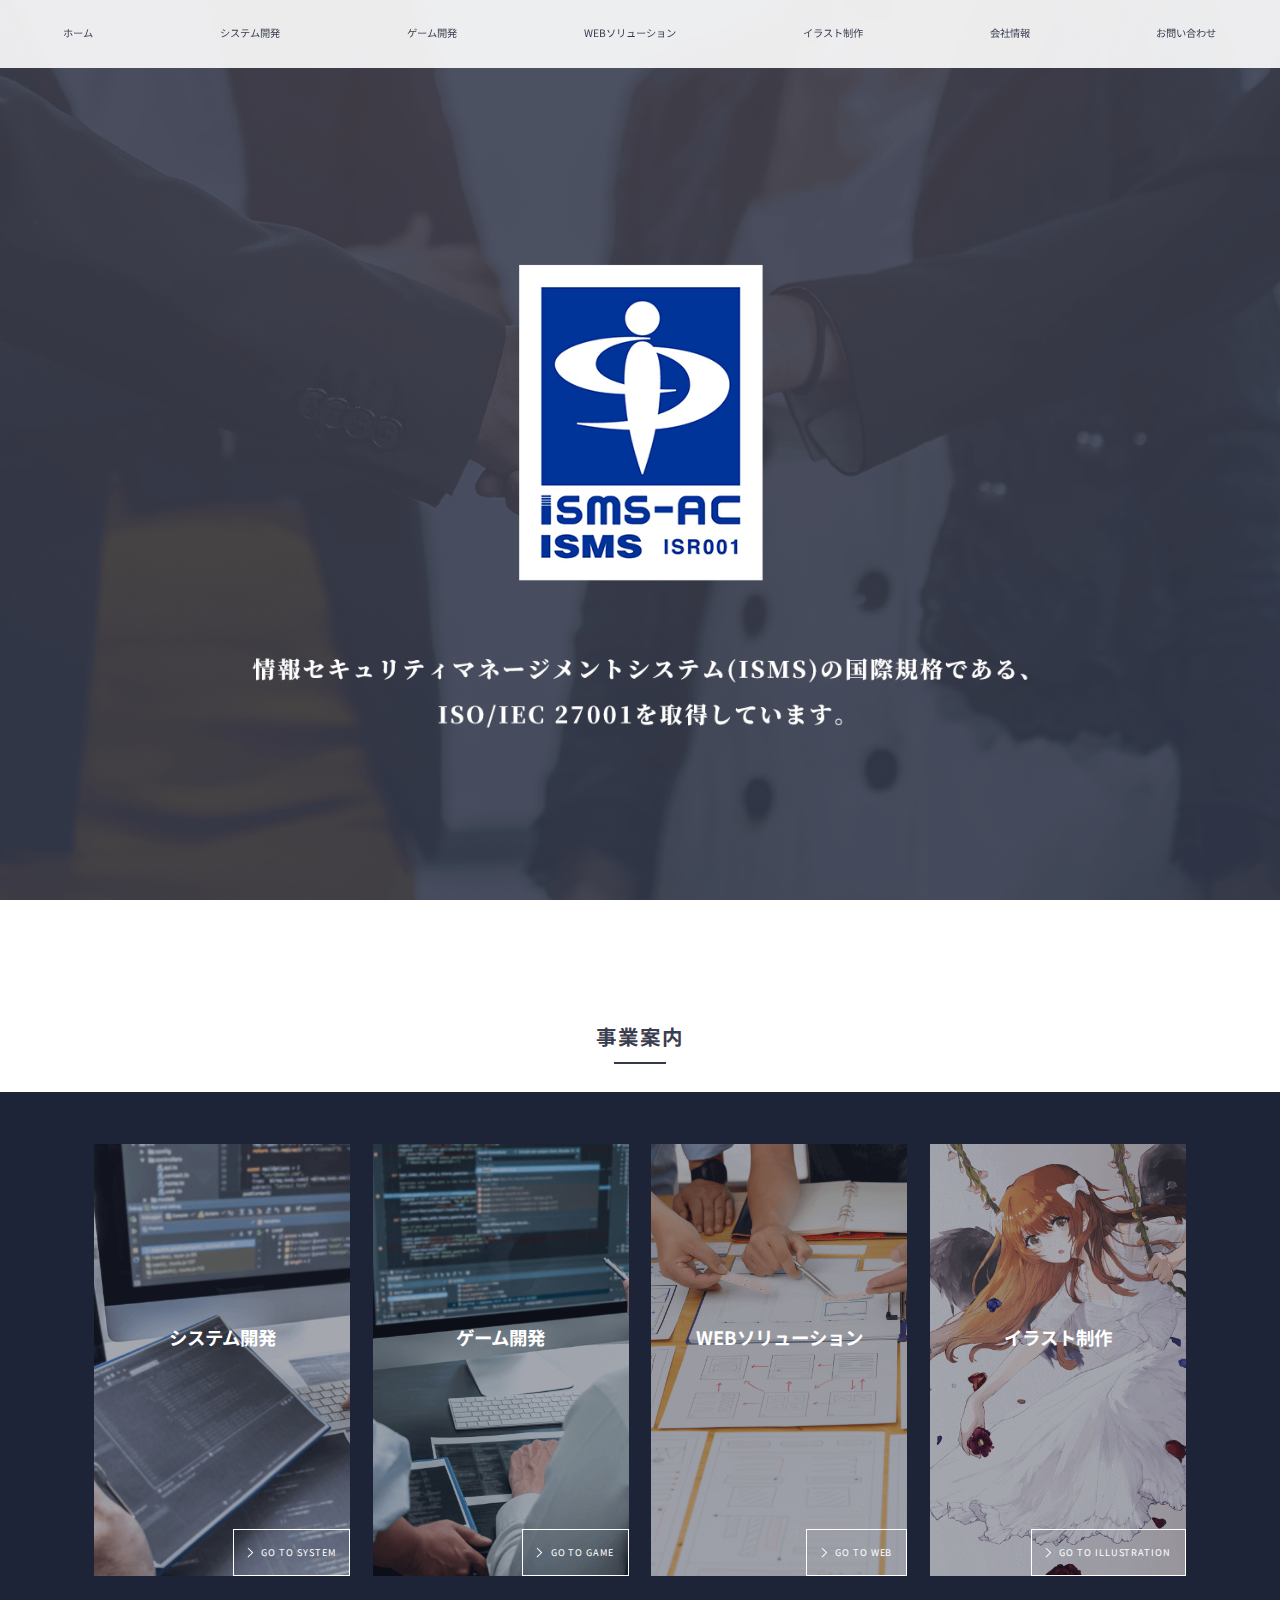
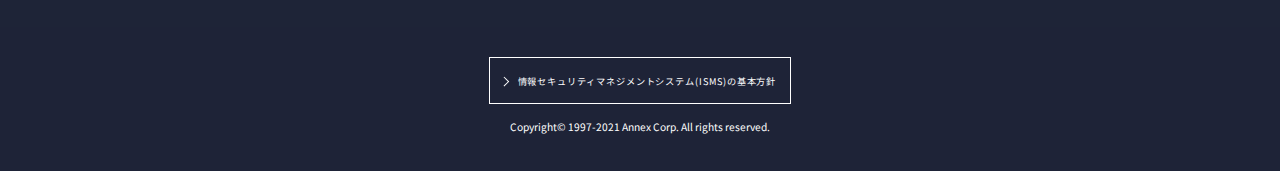
<file: annex/index.html>
<!DOCTYPE html>
<html lang="ja">
<head prefix="og: http://ogp.me/ns# fb: http://ogp.me/ns/fb# article: http://ogp.me/ns/article#">
<meta charset="UTF-8">
<meta name="viewport" content="width=device-width,initial-scale=1.0,minimum-scale=1.0">
<title>アネックス株式会社</title>
<meta name="description" itemprop="description" content="ソーシャルゲーム開発やweb制作、各種グラフィック制作など、これまで培ってきた経験を活かしてソーシャルゲームイラストを制作します。 リアルなものからアニメタッチまで、幅広いテイストでお客様の細かいニーズにお応えします。">
<meta http-equiv="X-UA-Compatible" content="IE=edge">
<meta name="format-detection" content="telephone=no,address=no,email=no">
<meta property="og:title" content="アネックス株式会社">
<meta property="og:type" content="website">
<meta property="og:image" content="img/ogp.png">
<meta property="og:site_name"  content="アネックス株式会社" />
<meta property="og:description" content="ソーシャルゲーム開発やweb制作、各種グラフィック制作など、これまで培ってきた経験を活かしてソーシャルゲームイラストを制作します。 リアルなものからアニメタッチまで、幅広いテイストでお客様の細かいニーズにお応えします。">
<meta name="twitter:card" content="summary_large_image">
<meta name="twitter:title" content="アネックス株式会社">
<meta name="twitter:image" content="img/ogp.png">
<link rel="stylesheet" media="all" href="annex.css">
</head>
<body>
<section id="system">
  <input type="radio" name="system" class="slide slide01" id="system01"  >
  <input type="radio" name="system" class="slide slide02" id="system02" checked>
  <nav>
    <label class="btn" for="system01"> システム開発 </label>
    <label class="btn" for="system02"> システム開発の実績 </label>
  </nav>
  <div class="contents01">
    <h1> システム開発</h1>
    <div class="container005">
      <p> お客様の思いをカタチにして、ワンストップソリューションで提供します。 </p>
    </div>
    <div class="container006">
      <p> WEBシステム開発では、お客様の御要望を具現化するためのソリューション選定からシステム設計、ユーザーインターフェース制作、公開後のシステムの運用までしっかりとサポートいたします。
        お客様のあらゆるご要望に対応しながら、これまで培った経験をもとに、表面化していない問題点を引き出し、一貫性のあるビジネスソリューションをご提案しております。</p>
      <p> また、お客様の予算を念頭に入れたコストパフォーマンスの良い最適なシステム構築のご提案を心掛けております。コストを抑え、短納期で充分なパフォーマンスを期待できるデータベース連動型のアプリケーション開発をするために、オープンソースの組み合わせ、Lamp（ Linux+Apache+MySQL+PHP ）の開発に力を入れています。</p>
      <p> ネットワーク技術にも力を入れており、サーバやネットワークのサービスも行っておりますので、WEBシステム開発と合わせ、これらのサービスをワンストップでご提供いたします。 </p>
    </div>
  </div>
  <div class="contents02">
    <h1>システム開発の実績</h1>
    <div class="container002 container006">
      <dl>
        <dt>自動車学校向け 管理システム </dt>
        <dd>PHP + MySQL</dd>
      </dl>
      <dl>
        <dt>機械メーカー向け 製品選定システム </dt>
        <dd> PHP + Oracle</dd>
      </dl>
      <dl>
        <dt>官公庁向け CO2削減管理システム </dt>
        <dd>C#.NET + MS SQL Server</dd>
      </dl>
      <dl>
        <dt>官公庁向け 自然エネルギー管理システム </dt>
        <dd>C#.NET + MS SQL Server</dd>
      </dl>
      <dl>
        <dt>機械メーカー向け カタログ管理システム </dt>
        <dd>PHP + Oracle + ZendFramework</dd>
      </dl>
      <dl>
        <dt> 機械メーカー向け 図面選定システム </dt>
        <dd> PHP + Oracle + ZendFramework</dd>
      </dl>
      <dl>
        <dt> 印刷物予約システム </dt>
        <dd> PHP + MySQL</dd>
      </dl>
      <dl>
        <dt> 新聞社向け オンライン配信システム </dt>
        <dd> VB.NET + MS SQL Server + PHP + MySQL + Flex</dd>
      </dl>
      <dl>
        <dt> 官公庁向け 水質管理システム </dt>
        <dd> VB.NET + MS SQL Server</dd>
      </dl>
      <dl>
        <dt> 官公庁向け 自動車公害管理システム </dt>
        <dd>C#.NET + MS SQL Server</dd>
      </dl>
      <dl>
        <dt> 医療向け 予約システム </dt>
        <dd> Java + MS SQL Server</dd>
      </dl>
      <dl>
        <dt> 官公庁向け 給与計算システム </dt>
        <dd>C#.NET + MS SQL Server</dd>
      </dl>
      <dl>
        <dt>研究所向け 図書閲覧システム </dt>
        <dd> PHP + PostgreSQL</dd>
      </dl>
      <dl>
        <dt> 研究所向全文検索システム </dt>
        <dd>PHP + PostgreSQL</dd>
      </dl>
      <dl>
        <dt>インターネット広告システム </dt>
        <dd>Java + MS SQL Server</dd>
      </dl>
      <dl>
        <dt>オンラインストア 管理システム </dt>
        <dd>Java + DB2</dd>
      </dl>
    </div>
  </div>
</section>
<section id="game">
  <input type="radio" name="game" class="slide slide01" id="game01" checked>
  <input type="radio" name="game" class="slide slide02" id="game02">
  <nav>
    <label class="btn" for="game01"> ゲーム開発 </label>
    <label class="btn" for="game02" > HTML5ゲーム </label>
  </nav>
  <div class="contents01">
    <h1> ゲーム開発</h1>
    <div class="container004 container006">
      <dl>
        <dt> 独自開発 </dt>
        <dd> 弊社が独自開発したグラフィックレンダリングエンジンによる高速な描画機能の実現。 </dd>
      </dl>
      <dl>
        <dt> SIMD、並列計算 </dt>
        <dd> SIMD、並列計算を採用したマルチコア、マルチスレッドに最適化したレンダリングエンジンによる高パフォーマンスの描画性能により、一般2Dゲームを遙かに超えたFPSを実現できました。 </dd>
      </dl>
      <dl>
        <dt> グラフィックボードに依存しない </dt>
        <dd> 普及した高速CPU、大量メモリのパソコン資源を活用した、グラフィックボードに依存しないグラフィックレンダーリングエンジンは、ユーザー環境に左右されない品質を提供します。 </dd>
      </dl>
      <dl>
        <dt> 6年の開発経験 </dt>
        <dd> 長年の開発で蓄積してきたノウハウを、安定した開発チームによってお客様のアイディアを実現します。 </dd>
      </dl>
      <dl>
        <dt> 180万ユーザーに検証された確かな技術</dt>
        <dd> 180万人のユーザー数を有するオンラインゲームプラットフォームに公開した、10数本のアプリケーションによって検証された確かな技術を提供します。 </dd>
      </dl>
      <dl>
        <dt> 3Dモデルに基づく リアルタイムな物理計算エンジン </dt>
        <dd> 3Dモデルに基づく質量・速度・摩擦・衝突に特化した物理計算による、リアルタイムな計算エンジンを活用します。 </dd>
      </dl>
    </div>
  </div>
  <div class="contents02">
    <h1> HTML5ゲーム </h1>
    <div class="container005">
      <p> 高度なアニメーション、操作性も
        HTML5のcanvas描画の自由度を活用し、 高度なアニメーション、細かなエフェクト及びFlashと同等な操作性をHTML5及びJavascriptで実現できます。 </p>
    </div>
    <div class="container004 container006">
      <dl>
        <dt> プラットフォーム互換性 </dt>
        <dd> スマートフォンの浸透によって、モバイルアプリを取り巻く制作環境が一段複雑になります。iPhone、iPad、Androidなど様々な動作環境に対応するには HTML5技術の採用が広がりつつあります。 <br>
          モバイルプラットフォームにおいての互換性はHTML5+Javascriptでゲーム制作の最大の利点です。 </dd>
      </dl>
      <dl>
        <dt> 独自フレームワークで HTML5/Javascriptゲームを制作 </dt>
        <dd> 自社開発ゲームエンジンでCSS3/Javascriptまたはcanvas/JavascriptでHTML5ゲームの作成・制作・開発が可能です。ゲームアプリケーションの仕様、アニメーションの性質などを考慮し、それぞれ違うアプローチで提案します。 <br>
          新規のHTML5ゲーム制作はもちろんですが、すでにサービスを提供しているフィーチャーフォン（ガラケー）ゲームアプリをスマートフォンに展開する際には高い再現性、生産性で移行できます。 </dd>
      </dl>
    </div>
  </div>
</section>
<section id="web">
  <input type="radio" name="web" class="slide slide01" id="web01">
  <input type="radio" name="web" class="slide slide02" id="web02">
  <input type="radio" name="web" class="slide slide03" id="web03">
  <input type="radio" name="web" class="slide slide04" id="web04" checked>
  <nav>
    <label class="btn" for="web01"> WEBソリューション</label>
    <label class="btn" for="web02"> ECサイトソリューション</label>
    <label class="btn" for="web03"> コーポレートサイト構築 </label>
    <label class="btn" for="web04"> WEBサイト制作事例 </label>
  </nav>
  <div class="contents01">
    <h1> WEBソリューション</h1>
    <div class="container005">
      <p> PC、モバイル、スマートフォンのページデザイン制作や、システム連携が必要なFlash制作、JavaScript組込みなど、構築工程の一部からでもご相談ください。 
        PCサイトだけでなく、モバイルやスマートフォンのデザイン・制作も弊社の強みです。 </p>
    </div>
    <div class="container004 container006">
      <dl>
        <dt> 「WEB制作」と「システム開発」のシームレスなフロー </dt>
        <dd> デザインはデザイン事務所に、システムはシステム開発会社にそれぞれ発注するような従来の発注手法では、発注を担当される方に幅広い知識と経験を求めてしまいます。 <br>
          弊社では、その両面からお任せいただけるWEBサイトの制作フローを整えております。安心して利用できるシステム、ユーザビリティを考慮した画面構成、ビジネス目標を追求したデザイン、確かなクオリティをお約束いたします。検討段階からご相談いただければ、無駄のない制作フローをご提案可能です。 </dd>
      </dl>
      <dl>
        <dt> WEBサイト基盤となりつつあるCMS</dt>
        <dd> 個人ユーザーから大企業まで広がったCMSシステム、ブログツールはもはやSNSの起爆剤ともいえるでしょう。
          しかし、手作業での運用管理では膨大な情報を発信するのに限界があるうえ、外部業者や専任スタッフに依存してはスピードを確保できません。複数部門間に渡る運用管理は尚更公開遅延や情報の不整合を引き起こす可能性があります。 <br>
          また、CMS構築は単なる既存サイトの置き換えだけではなく、マークアップ、既存コンテンツの再整理、他のデータベース・システムとの連携、新機能の制作など様々な要件が発生します。 <br>
          我々は常にお客様の視点で現状を分析し、多様なニーズや要件に合わせてCMS構築の全体像をデザインし、最適なCMSソリューションを提案します。サイト再構築も含めたデザイン、マークアップ、テンプレート、コンテンツ移行、または自社運用ASPサービスを一貫性のあるサービスを提供します。 </dd>
      </dl>
    </div>
  </div>
  <div class="contents02">
    <h1> ECサイトソリューション</h1>
    <div class="container004 container006">
      <dl>
        <dt> EC-CUBEとは？ </dt>
        <dd> EC-CUBE（イーシーキューブ）とは、株式会社ロックオンが提供する無償のEC向け コンテンツマネージメントシステムです。 カート機能、商品登録機能といったECサイトに必ず必要となる基本的仕組みが既に組み上げられており、これらをカスタマイズして利用することで、ECサイト構築の手間（＝費用）を大幅に抑えることができます。 <br>
          また信頼性、機能水準も高く、月間売上1億円以上の大規模ECサイトでも利用されています。 </dd>
      </dl>
      <dl>
        <dt> 低コスト・高機能・拡張性の高いショッピングサイト </dt>
        <dd> EC-CUBEはオープンソースベースのため無駄な開発費・ライセンス料が発生せず、ランニングコストも大幅に削減可能です。 <br>
          さらに、業務システムとのAPI連携、客様のビジネス環境や商材、販売手法、商慣行に合わせた柔軟なカスタマイズが可能なため、システム構築による業務フローの改善・効率化が見込めます。 </dd>
      </dl>
      <dl>
        <dt> EC-CUBEの主な特徴</dt>
        <dd>
          <dl class="container001">
            <dt>特徴１</dt>
            <dd>ECオープンソース国内実績数No.1</dd>
            <dt>特徴２</dt>
            <dd>大規模ショッピングサイトにも対応</dd>
            <dt>特徴３</dt>
            <dd>多機能・迷わない管理画面</dd>
            <dt>特徴４</dt>
            <dd>モバイルサイト対応</dd>
            <dt>特徴５</dt>
            <dd>スマートフォン対応</dd>
            <dt> 特徴６</dt>
            <dd>カスタマイズ自由</dd>
          </dl>
        </dd>
      </dl>
      <dl>
        <dt> ソーシャルマーケティング</dt>
        <dd> Facebook、mixiなどのソーシャルメディア（SNS)を利用した販売方法をご提供します。ぜひご相談ください。 </dd>
      </dl>
    </div>
  </div>
  <div class="contents03">
    <h1> コーポレートサイト構築</h1>
    <div class="container004 container006">
      <dl>
        <dt> コーポレートサイト構築 </dt>
        <dd> 企業活動の目的や訴求目標に合わせた手法で、WEBサイトの効果を最大限に引き上げます。 <br>
          コーポレートサイトの制作では、企業の持つイメージを大事にしつつ、ユーザビリティやターゲットの目線に合わせたページ作りを重視しています。
          ビジネスやマーケティングなどWebサイトを作る目的を明確にし、最適な効果を狙った様々な施策を盛り込んでいきます。 <br>
          また、Facebook、mixiなどのソーシャルメディア（SNS)やTwitterなどのミニブログを取り入れた、新しいマーケティングをご提供し、最適な手法で最大の効果を実現します。 </dd>
      </dl>
      <dl>
        <dt> ビジネス目標を軸に組み立てるビジュアルコミュニケーション </dt>
        <dd> お客様のビジネス目標を反映したコンセプトに基づき、入念にユーザー導線設計する事がデザインのスタートと考えております。ビジュアルやユーザビリティなどを始めとしたWEBサイトに不可欠な複数の観点から熟考し、デザインを行います。 <br>
          デザイナー目線や運営者目線ではなく、ユーザー目線に立ったデザインがWEBデザインの着地点であると考えております。WEBデザイナーだけではなくグラフィックデザイナー、Flashクリエータなどそれぞれのアプローチ手法を融合して、お客様のビジネス目標達成に的確な貢献をするWEBサイトをデザインします。 </dd>
      </dl>
    </div>
  </div>
  <div class="contents04">
    <h1> WEBサイト制作事例</h1>
    <div class="container002 container006">
      <dl>
        <dt>財団法人日野市環境緑化協会 様 </dt>
        <dd> WEBデザイン<br>
          HTML、CSSコーティング <br>
        </dd>
      </dl>
      <dl>
        <dt>国際港湾協会 様 </dt>
        <dd>WEBデザイン <br>
          HTML、CSSコーティング <br>
        </dd>
      </dl>
      <dl>
        <dt>株式会社リアルワールド 様 </dt>
        <dd> WEBデザイン <br>
          HTML、CSSコーティング <br>
          システム開発 </dd>
      </dl>
      <dl>
        <dt>有限会社松崎のカバン 様 </dt>
        <dd>WEBデザイン <br>
          HTML、CSSコーティング <br>
          システム開発<br>
          運用保守 </dd>
      </dl>
      <dl>
        <dt> 住友重機械工業株式会社PTC事業部 様 </dt>
        <dd>WEBデザイン <br>
          HTML、CSSコーティング <br>
          システム開発<br>
          運用保守 </dd>
      </dl>
      <dl>
        <dt> サミー株式会社 様 </dt>
        <dd> WEBデザイン <br>
          HTML、CSSコーティング <br>
          フルFlashサイト </dd>
      </dl>
      <dl>
        <dt> 細田木材工業株式会社 様 </dt>
        <dd> WEBデザイン <br>
          HTML、CSSコーティング <br>
          CMSサイト制作<br>
          運用保守 </dd>
      </dl>
      <dl>
        <dt> 株式会社日刊海事通信社 様 </dt>
        <dd> WEBデザイン <br>
          HTML、CSSコーティング <br>
          CMSサイト制作<br>
          システム開発<br>
          運用保守 </dd>
      </dl>
      <dl>
        <dt> 国際港湾協会 様 </dt>
        <dd> WEBコンテンツ企画<br>
          WEBデザイン <br>
          HTML、CSSコーティング <br>
          CMSサイト制作<br>
          運用保守 </dd>
      </dl>
      <dl>
        <dt> 国際海事大学連合 様 </dt>
        <dd> WEBデザイン <br>
          HTML、CSSコーティング <br>
          CMSサイト制作<br>
          運用保守 </dd>
      </dl>
      <dl>
        <dt> 社団法人燈光会 様 </dt>
        <dd> WEBコンテンツ企画<br>
          WEBデザイン <br>
          HTML、CSSコーティング <br>
          フルFlashサイト <br>
          システム開発 <br>
          運用保守</dd>
      </dl>
      <dl>
        <dt> 株式会社カワイ化粧品 様 </dt>
        <dd> WEBコンテンツ企画<br>
          WEBデザイン <br>
          HTML、CSSコーティング <br>
          システム開発 <br>
          運用保守 </dd>
      </dl>
      <dl>
        <dt> 日本集成材工業協同組合 様 </dt>
        <dd> HTML、CSSコーティング <br>
          CMSサイト制作<br>
          システム開発 <br>
          運用保守 </dd>
      </dl>
      <dl>
        <dt> Bar Dionysos 様 </dt>
        <dd> CMSサイト制作<br>
          運用保守 </dd>
      </dl>
      <dl>
        <dt> パティスリー ヴィエルジュ 様 </dt>
        <dd> CMSサイト制作<br>
          運用保守</dd>
      </dl>
      <dl>
        <dt> 有限会社鶯谷萬屋 様 </dt>
        <dd> CMSサイト制作<br>
          運用保守</dd>
      </dl>
    </div>
  </div>
</section>
<section id="illustration">
  <input type="radio" name="illustration" class="slide slide01" id="illustration01">
  <input type="radio" name="illustration" class="slide slide02" id="illustration02" checked>
  <nav>
    <label class="btn" for="illustration01"> イラスト制作 </label>
    <label class="btn" for="illustration02"> イラスト制作事例 </label>
  </nav>
  <div class="contents01">
    <h1> イラスト制作</h1>
    <div class="container004 container006">
      <dl>
        <dt> 幅広いキャラクターデザイン </dt>
        <dd> 弊社ではSNSゲームを中心にキャラクターデザインを手掛けております。<br>
          キャラクターだけでなく、その他の素材も合わせて担当することが多く、背景やその他素材との関連等も考慮し、全体のクオリティを意識して作成しております。 </dd>
      </dl>
      <dl>
        <dt> 制作工程 </dt>
        <dd> お客様からのご希望に対し高い精度で答えられるよう、イラスト完成までに数段階の確認を設け、
          イメージのすり合わせを行なっております。 </dd>
      </dl>
      <dl>
        <dt> グラフィックデザインの重要性 </dt>
        <dd> WEBや広告に限らず、グラフィックデザインは今や様々な媒体で必要不可欠なものとなっています。
          また、グラフィックデザインの役割は見た目の綺麗さだけではなく、メッセージ性、ナビゲーション性など様々な役割を担っております。
          それ故、どのような媒体であってもグラフィックデザインは全体のクオリティに大きく関係しています。 <br>
          弊社ではWEBや広告、ゲームやアプリケーションなどの媒体に関わらず、グラフィックデザインに持たせるべき機能も考慮に入れつつ、見た目だけではない総合的なクオリティ提供しております。 </dd>
      </dl>
      <dl>
        <dt> 様々なタイプの  グラフィックデザインが可能 </dt>
        <dd> ソーシャルゲーム開発やweb制作、各種グラフィック制作など、これまで培ってきた経験を活かしてソーシャルゲームイラストを制作します。<br>
          リアルなものからアニメタッチまで、幅広いテイストでお客様の細かいニーズにお応えします。 </dd>
      </dl>
    </div>
  </div>
  <div class="contents02">
    <h1> イラスト制作事例</h1>
    <ul class="panels">
      <li class="panel">
        <div class="panel__content"></div>
      </li>
      <li class="panel">
        <div class="panel__content"></div>
      </li>
      <li class="panel">
        <div class="panel__content"></div>
      </li>
      <li class="panel">
        <div class="panel__content"></div>
      </li>
      <li class="panel">
        <div class="panel__content"></div>
      </li>
      <li class="panel">
        <div class="panel__content"></div>
      </li>
      <li class="panel">
        <div class="panel__content"></div>
      </li>
    </ul>
    <div class="container006">
      <p> ソーシャルゲーム開発やweb制作、各種グラフィック制作など、これまで培ってきた経験を活かしてソーシャルゲームイラストを制作します。 </p>
      <p> リアルなものからアニメタッチまで、幅広いテイストでお客様の細かいニーズにお応えします。 </p>
    </div>
  </div>
</section>
<section id="company">
  <input type="radio" name="company" class="slide slide01" id="company01" checked>
  <input type="radio" name="company" class="slide slide02" id="company02">
  <input type="radio" name="company" class="slide slide03" id="company03">
  <nav>
    <label class="btn" for="company01"> 会社情報 </label>
    <label class="btn" for="company02"> アクセス </label>
    <label class="btn" for="company03"> 代表メッセージ </label>
  </nav>
  <div class="contents01">
    <h1> 会社情報</h1>
    <div class="container005">
      <p> 「ソフトウエア開発へ独創性と挑戦努力」する会社 時代変化にしなやかに対応するところに、我々の成長がある。 アプリケーションは時代と共に変化します。 </p>
      <p> 様々な状況を的確に把握し、より良いアプリケーションを提供することで お客様に価値のある文化を生み出します。それが私たちの喜びです。 常に夢と若さを保ち、真の豊かさは何かを考え、その実現に向かって自己を 革新させ追求することで、我社とお客様が成長する市場を創り続けます。 </p>
    </div>
    <div class="container006">
      <dl class="container003">
        <dt> 社名</dt>
        <dd> アネックス株式会社 </dd>
        <dt> 事業内容</dt>
        <dd> システムコンサルティング事業<br>
          システム開発事業<br>
          デザインイラスト制作事業<br>
          AR / VR / 2D / 3Dに関する映像全般事業<br>
          ソーシャルメディア事業 </dd>
        <dt> 代表者名</dt>
        <dd> 代表取締役　大塚 伸一 </dd>
        <dt> 所在地 </dt>
        <dd> 〒153‐0064<br>
          東京都目黒区下目黒3-7-2　小西ビル6F </dd>
        <dt> TEL </dt>
        <dd> 03-3779-6182 </dd>
        <dt> FAX </dt>
        <dd> 03-3779-6233 </dd>
        <dt> アクセス </dt>
        <dd> ・東急目黒線不動前駅から徒歩5分<br>
          ・JR山手線目黒駅から徒歩10分 </dd>
      </dl>
    </div>
  </div>
  <div class="contents02">
    <h1> アクセス</h1>
    <div class="container005">
      <iframe src="https://www.google.com/maps/embed?pb=!4v1630230836409!6m8!1m7!1s6JmvepuIvqjGwxruL4Yvkg!2m2!1d35.62946355422547!2d139.7106366241792!3f187.65127481780044!4f23.87583962179734!5f0.7820865974627469" allowfullscreen="" loading="lazy"></iframe>
      <iframe src="https://www.google.com/maps/embed?pb=!1m14!1m8!1m3!1d405.3662441555766!2d139.7102501!3d35.6294533!3m2!1i1024!2i768!4f13.1!3m3!1m2!1s0x60188b21cb2038b5%3A0x52c137411fc66834!2z44CSMTUzLTAwNjQg5p2x5Lqs6YO955uu6buS5Yy65LiL55uu6buS77yT5LiB55uu77yX4oiS77ySIOWwj-ilv-ODk-ODqw!5e0!3m2!1sja!2sjp!4v1628213436293!5m2!1sja!2sjp" allowfullscreen="" loading="lazy"></iframe>
      <a href="https://goo.gl/maps/it5ds2EwPtHe6roV8" target="_blank" class="btn"> 大きな地図で見る </a>
    </div>
  </div>
  <div class="contents03">
    <h1> 代表メッセージ</h1>
    <div class="container006">
      <p> 競争力強化が必要な社会環境のなかで、IT（Information Technology）は経営戦略 に必要な投資になっております。
        IT投資による変革を実現するために、具体的な取り組みや導入で、お客様の商品や サービスの競争力に反映させ、市場への付加価値を高める「お客様のＩＴ別館 （アネックス）」を位置づけとした会社運営を目指しています。 また、今まで多くのお客様のシステム開発や運用に携わってきました。 </p>
      <p> テクニカル・イノベーションを常に追求し、信頼される安定したシステムを変化の 激しいIT環境で、ご利用いただけるよう品質や信頼性向上に最大限に努めています。 お客様の「IT別館（アネックス）」となり、創造的でダイナミックな経営をサポートする ITをご提案し、お客様の市場への付加価値を高めることに我社の成長があります。 </p>
      <p> 表取締役　大塚 伸一 </p>
    </div>
  </div>
</section>
<section id="contact">
  <h1> お問い合わせ</h1>
  <div class="container005">
    <p> 以下のフォームに、ご利用者様の情報とお問い合わせ内容を入力し、送信して下さい。追って弊社担当より、ご連絡申し上げます。 
      お見積算出の前にお打ち合わせをご希望の方はお気軽にお申し付けください。 </p>
    <p> ※ ご登録して頂いた内容は、お問い合わせ内容に対応する目的以外には一切使用致しません。 </p>
    <p> 電話でのお問い合わせ：03-3779-6182 </p>
  </div>
  <div class="container006">
    <div class="Form-Item">
      <p>
        <span>必須</span>会社名 </p>
      <input type="text" placeholder="例）株式会社">
    </div>
    <div class="Form-Item">
      <p><span>必須</span>氏名</p>
      <input type="text" placeholder="例）山田">
    </div>
    <div class="Form-Item">
      <p><span>必須</span>電話番号</p>
      <input type="text" placeholder="例）000-0000-0000">
    </div>
    <div class="Form-Item">
      <p><span>必須</span>メールアドレス</p>
      <input type="email" placeholder="例）example@gmail.com">
    </div>
    <div class="Form-Item">
      <p><span>必須</span>お問い合わせ内容</p>
      <textarea></textarea>
    </div>
    <input type="submit" class="Form-Btn" value="送信する">
  </div>
</section>
<section id="isms">
  <h1>セキュリティ基本方針</h1>
  <div class="container005">
    <p> 当グループにとって情報資産（情報および情報システム等）は、 
      ソフトウェア開発及びそれに付帯するアネックス株式会社とabianzza株式会社（以下「当グループ」とします）のビジネス活動において、 
      利益を生み出していくための源泉でありかつ最も重要な資産でもあります。 
      また情報セキュリティ事故を未然に防止することは、社会的な責務であります。 </p>
    <p> 当グループは、情報セキュリティ上の脅威から情報資産を保護するために、情報資産を正確かつ安全に取り扱い、 
      経営戦略に沿った情報セキュリティを実現するとともに、お客様の信頼に応えていくものとします。 </p>
  </div>
  <div class="container006">
    <h2> 当社は、以下のセキュリティ基本方針を設定し、諸施策を確実に実施します。</h2>
    <ol class="isms-list">
      <li>当グループは、以下のセキュリティ目的を設定し、この目的を達成するための諸施策を確実に実施します。 </li>
      <li>当グループは、情報セキュリティに対する当グループの取り組みに関する経営陣の意思を表明し、それに基づく主な行動指針を明確にすることにより、情報セキュリティマネジメントシステム（ISMS）を適切に構築・運用し、重要な情報資産の機密性、完全性、可用性の確保に努め、その有効性を継続的に確保します。 </li>
      <li>当グループは、ISMSの運営のために情報セキュリティ管理責任者と情報セキュリティ委員会を設置し、情報セキュリティマネジメントシステムの見直しは、環境変化に合わせるため定期的に実施するものとする。また、各部門にISMSを適切に運用するために必要な組織体制を整備します。 </li>
      <li>当グループは取り扱うすべての重要な情報資産のリスクを受容可能な水準に保つため、リスクアセスメントに関する体系的な手順と評価基準を定め、リスクアセスメントに基づく適切なリスク対策を講じます。 </li>
      <li>当グループは、お客様との契約及び法的または規制要求事項を尊重し、遵守します。 </li>
      <li>当グループは、ISMSの維持向上のため全社員に対して定期的に教育を実施し、効果を測定し、セキュリティに配慮した開発の推進を行います。 </li>
      <li>本規程の適用範囲は、当グループにおける情報資産、およびそれらに関わるすべての人（役員、社員、契約等により当グループの業務を実施する者）に適用します。 </li>
    </ol>
  </div>
</section>
<header id="navigation">
  <a href="#navigation" class="hamburger">
  <span class="hamburger-inner"></span>
  </a>
  <nav>
    <a href="#index" class="nav01"> ホーム </a>
    <a href="#system"  class="nav02"> システム開発 </a>
    <a href="#game"  class="nav03"> ゲーム開発 </a>
    <a href="#web"  class="nav04"> WEBソリューション </a>
    <a href="#illustration"  class="nav05"> イラスト制作</a>
    <a href="#company"  class="nav06"> 会社情報 </a>
    <a href="#contact"  class="nav07"> お問い合わせ </a>
  </nav>
</header>
<main id="index">
  <div class="fviewBox">
    <a class="fviewBox01" href="#isms">
    </a>
    <a class="fviewBox02" href="#contact">
    </a>
  </div>
  <h1> 事業案内 </h1>
  <div class="serviceList">
    <a href="#system">
    <dl class="serviceList01">
      <dt> システム開発 </dt>
      <dd>
        <span> 立案～要件定義～運用・保守をワンステップで一貫してご提供いたします。
        また、お客様のあらゆるご要望に対応しながら、これまで培った経験をもとに表面化していない問題点を引き出し、一貫性のあるビジネスソリューションをご提案しております。</span>
        <div class="btn"> Go to system </div>
      </dd>
    </dl>
    </a>
    <a href="#game">
    <dl class="serviceList02">
      <dt> ゲーム開発 </dt>
      <dd>
        <span> グラフィックボードに依存しない 普及した高速CPU、大量メモリのパソコン資源を活用した、グラフィックボードに依存しないグラフィックレンダーリングエンジンは、ユーザー環境に左右されない品質を提供します。 </span>
        <div class="btn"> Go to game </div>
      </dd>
    </dl>
    </a>
    <a href="#web">
    <dl class="serviceList03">
      <dt> WEBソリューション </dt>
      <dd>
        <span> 立案～要件定義～運用・保守をワンステップで一貫してご提供いたします。
        また、お客様のあらゆるご要望に対応しながら、これまで培った経験をもとに表面化していない問題点を引き出し、一貫性のあるビジネスソリューションをご提案しております。</span>
        <div class="btn"> Go to web </div>
      </dd>
    </dl>
    </a>
    <a href="#illustration">
    <dl class="serviceList04">
      <dt> イラスト制作 </dt>
      <dd>
        <span> ソーシャルゲーム開発やweb制作、各種グラフィック制作など、これまで培ってきた経験を活かしてソーシャルゲームイラストを制作します。
        リアルなものからアニメタッチまで、幅広いテイストでお客様の細かいニーズにお応えします。</span>
        <div class="btn"> Go to illustration </div>
      </dd>
    </dl>
    </a>
  </div>
</main>
<footer>
  <a href="#isms" class="btn"> 情報セキュリティマネジメントシステム(ISMS)の基本方針</a>
  <p> Copyright© 1997-2021 Annex Corp. All rights reserved. </p>
</footer>
<div class="first">
  <div class="loading"></div>
</div>
</body>
</html>
</file>
<file: annex/annex.css>
@import url('https://fonts.googleapis.com/css2?family=Noto+Sans+JP:wght@500&display=swap');
@keyframes first {
  0%, 80% {
    opacity: 1;
    transform: translateY(0%);
    visibility: visible;
  }
  99% {
    opacity: 1;
    transform: translateY(-150%);
    visibility: visible;
  }
  100% {
    opacity: 0;
    transform: translateY(-150%);
    visibility: hidden;
  }
}
@keyframes rotate {
  to {
    transform: rotate(1turn)
  }
}
@keyframes fviewBox {
  0% {
    opacity: 0;
    visibility: hidden;
    transform: scale(1.2);
  }
  10% {
    opacity: 1;
    visibility: visible;
  }
  50% {
    opacity: 1;
    visibility: visible;
  }
  60% {
    transform: scale(1);
    opacity: 0;
    visibility: hidden
  }
  100% {
    opacity: 0;
    visibility: hidden;
    transform: scale(1.2);
  }
}
@keyframes hover01 {
  50% {
    color: var(--custom07);
  }
}
@keyframes hover02 {
  50% {
    color: var(--custom01);
  }
}
@keyframes hover-in {
  0% {
    transform-origin: left top;
    transform: scale(0, 1);
  }
  100% {
    transform-origin: left top;
    transform: scale(1, 1);
  }
}
@keyframes hover-out {
  0% {
    transform-origin: right top;
    transform: scale(1, 1);
  }
  100% {
    transform-origin: right top;
    transform: scale(0, 1);
  }
}
@keyframes fade-in-top {
  from {
    opacity: 0;
    padding-top: 0;
  }
  to {
    opacity: 1;
    padding-top: 9em;
  }
}
@keyframes fade-in {
  from {
    opacity: 0;
    transform: translateX(-30%)
  }
  to {
    opacity: 1;
    transform: translateX(0)
  }
}
:root {
  --custom01: rgba(255, 255, 255, 1);
  --custom02: rgba(255, 255, 255, 0.9);
  --custom03: rgba(255, 255, 255, 0.6);
  --custom04: rgba(255, 255, 255, 0.2);
  --custom05: #777;
  --custom06: rgba(30, 36, 55, 0.7);
  --custom07: rgba(30, 36, 55, 0.9);
  --custom08: rgba(30, 36, 55, 1);
  --custom20: 0.3rem;
}
body {
  user-select: none;
  font-size: 0.8vw;
  color: var(--custom05);
  line-height: 260%;
  margin: 0;
  height: 100%;
  padding: 0;
  position: relative;
  scroll-behavior: smooth;
  text-align: center;
  background-color: var(--custom08);
}
body * {
  font-family: 'Noto Sans JP', sans-serif;
  margin: auto;
  padding: 0;
  box-sizing: border-box;
}
header nav {
  display: flex;
}
label {
  cursor: pointer;
  display: inline-block;
  background-position: center;
  background-size: cover
}
img {
  display: inline-block;
  max-height: 100%;
  max-width: 100%;
}
a {
  clear: both;
  color: var(--custom01);
  cursor: pointer;
  text-decoration: none;
  display: inline-block;
  /*! width: 99%; */
}
.first {
  background: var(--custom08);
  position: fixed;
  width: 100%;
  height: 100%;
  z-index: 999;
  animation: first 5s forwards;
  visibility: hidden;
  left: 0;
  top: 0;
  display: flex;
  justify-content: center;
  flex-wrap: wrap;
}
.loading {
  width: 9em;
  height: 9em;
  border: 1em solid var(--custom01);
  border-left-color: var(--custom03);
  border-top-color: var(--custom04);
  border-radius: 50%;
  animation: rotate 600ms infinite linear;
}
#company iframe {
  width: 45%;
  height: 30em;
  border: none;
  margin: 1em;
}
section:before {
  content: "";
  left: 0;
  top: 0;
  position: absolute;
  height: 100%;
  width: 100%;
  opacity: 0.3;
  background-position: top center;
  background-size: cover;
  background-attachment: fixed;
  z-index: -1;
}
.btn {
  border: 0.1em solid var(--custom01);
  clear: both;
  color: var(--custom01);
  cursor: pointer;
  display: inline-block;
  font-size: 90%;
  margin: 0 1vw;
  padding: 1em 1.5em 1em 3em;
  text-transform: uppercase;
  transition: 0.3s all;
  position: relative;
  z-index: 3;
  overflow: hidden;
  letter-spacing: 0.1em;
}
.btn:after {
  position: absolute;
  top: calc(50% - 0.3em);
  left: 1.4em;
  display: inline-block;
  width: 0.6em;
  height: 0.6em;
  margin-left: -0.2em;
  content: '';
  transform: rotate(45deg);
  border-top: 0.1em solid var(--custom01);
  border-right: 0.1em solid var(--custom01);
}
header {
  background: var(--custom02);
  position: fixed;
  top: 0;
  width: 100%;
  z-index: 444;
  transition: all 1s;
}
header a {
  color: var(--custom07);
}
header img, footer img {
  width: 10em;
}
header > nav a {
  display: inline-block;
  padding: 2em 4em;
  position: relative;
  transition: 1s all;
}
footer {
  color: var(--custom01);
  padding: 3em 0;
  position: relative;
  width: 100%;
  background: var(--custom07);
}
section footer {
  margin-top: 14em;
}
h1 {
  font-size: 200%;
  margin: 0 0 3em 0;
  color: var(--custom01);
  width: 100%;
  display: block;
  letter-spacing: 0.1em;
}
#index h1 {
  margin: 6em 0 2em 0;
  color: var(--custom07);
}
#isms h1, #contact h1 {
  margin: 3em 0;
}
main .serviceList {
  position: relative;
  width: 100%;
  background: var(--custom08);
  padding: 4em 0;
}
main .serviceList .btn {
  margin: 0 auto;
  position: absolute;
  bottom: 0;
  right: 0;
}
main .serviceList dt {
  font-size: 180%;
  font-weight: bold;
  position: relative;
  padding: 20vh 0 0 0;
}
h1:after {
  content: "";
  position: relative;
  top: 0.6em;
  border-bottom: 0.1em solid;
  display: block;
  width: 4%;
  left: 48%;
}
main .serviceList dl {
  transition: 0.3s;
  display: inline-block;
  width: 20vw;
  margin: 1em;
  vertical-align: top;
  background-position: center;
  background-size: cover;
  color: var(--custom01);
  overflow: hidden;
  position: relative;
}
main .serviceList span {
  /*! display: none; */
  padding: 3em;
  line-height: 200%;
  text-align: left;
  font-size: 90%;
  /*! width: 22em; */
  opacity: 0;
  display: flex;
}
main .serviceList dd {
  height: 22em;
  position: relative;
}
main .serviceList dl:before {
  opacity: 0.6;
  content: '';
  width: 100%;
  height: 100%;
  display: block;
  top: 0;
  left: 0;
  position: absolute;
  background-position: center top;
  background-size: cover;
}
main .fviewBox {
  width: 100%;
  height: 100vh;
  position: relative;
  overflow: hidden;
}
main .fviewBox01 {
  position: absolute;
  top: 0;
  left: 0;
  width: 100%;
  height: 100%;
  background-image: url(img/fviewBox01.png);
  background-position: center;
  background-size: cover;
  animation: fviewBox 10s 0s infinite;
}
main .fviewBox02 {
  position: absolute;
  top: 0;
  left: 0;
  width: 100%;
  height: 100%;
  background-image: url(img/fviewBox02.png);
  background-position: center;
  background-size: cover;
  animation: fviewBox 10s 5s infinite;
  opacity: 0;
}
.container003 {
  text-align: left;
  width: 40em;
  line-height: 200%;
  max-width: 90%;
  display: flex;
  flex-wrap: wrap;
  justify-content: center;
}
.container003 dt {
  margin: 3em 1%;
  color: var(--custom07);
  display: inline-block;
  text-align: center;
  vertical-align: top;
  width: 30%;
}
.container003 dd {
  margin: 3em 1%;
  display: inline-block;
  width: 60%;
}
section .itemList02 {
  text-align: left;
  width: 60em;
}
section .itemList02 dt {
  display: inline-block;
  text-align: center;
  width: 16em;
}
section .itemList02 dd {
  display: inline-block;
  margin-left: 1em;
  padding: 1em;
}
.isms-list {
  list-style: num;
  text-align: left;
  width: 60em;
  max-width: 80%;
}
.isms-list li {
  padding: 1em;
}
.container002 dl {
  width: 20%;
  vertical-align: top;
  margin: 2% 1%;
  box-sizing: border-box;
  text-align: left;
  display: inline-block;
}
.container002 dt {
  padding: 1.3rem;
  background: var(--custom07);
  color: var(--custom01);
  line-height: 200%;
}
.container002 dd {
  font-size: 90%;
  padding: 1.3rem;
  line-height: 200%;
  background: var(--custom01);
  border: 0.2em solid var(--custom04);
}
section h2 {
  padding: 2em 0;
  color: var(--custom07);
  width: 90%;
}
nav .btn {
  border: 0.1em solid transparent;
  padding: 0.6em 1.5em 0.6em 3em;
}
.panel__content {
  width: 100%;
  height: 100%;
  overflow: hidden;
  cursor: pointer;
  background: inherit;
}
.panel:before, .panel__content:before {
  content: ' ';
  display: block;
  width: 100%;
  height: 100%;
}
.panel:before {
  position: relative;
  z-index: 99;
  opacity: 0;
  transition: opacity 0.3s linear;
  box-sizing: border-box;
}
.panel:hover:before, .panel:focus:before {
  opacity: 0.9;
}
.panels {
  overflow: hidden;
  display: flex;
  position: relative;
  z-index: 1;
  height: 40em;
  width: 100%;
  font-size: 1vw;
}
.panel {
  --percent: calc(((var(--i) - 1) / var(--items)) * 100);
  height: 100%;
  background-color: var(--custom07);
  flex: 1;
  background-position: center;
  background-size: contain;
  background-repeat: no-repeat;
  box-sizing: border-box;
}
.panel:nth-last-child(n + 1), .panel:nth-last-child(n + 1) ~ .panel {
  --items: 1;
}
.panel:nth-child(1) {
  --i: 1;
}
.panel:nth-last-child(n + 2), .panel:nth-last-child(n + 2) ~ .panel {
  --items: 2;
}
.panel:nth-child(2) {
  --i: 2;
}
.panel:nth-last-child(n + 3), .panel:nth-last-child(n + 3) ~ .panel {
  --items: 3;
}
.panel:nth-child(3) {
  --i: 3;
}
.panel:nth-last-child(n + 4), .panel:nth-last-child(n + 4) ~ .panel {
  --items: 4;
}
.panel:nth-child(4) {
  --i: 4;
}
.panel:nth-last-child(n + 5), .panel:nth-last-child(n + 5) ~ .panel {
  --items: 5;
}
.panel:nth-child(5) {
  --i: 5;
}
.panel:nth-last-child(n + 6), .panel:nth-last-child(n + 6) ~ .panel {
  --items: 6;
}
.panel:nth-child(6) {
  --i: 6;
}
.panel:nth-last-child(n + 7), .panel:nth-last-child(n + 7) ~ .panel {
  --items: 7;
}
.panel:nth-child(7) {
  --i: 7;
}
.panel__content {
  position: absolute;
  top: 0;
  left: 0;
  z-index: auto;
  transform: translateX(calc(var(--percent) * 1%));
}
.panel__content:before {
  background: inherit;
  transform: translateX(-50%) translateX(calc(100% / var(--items) * 0.5));
}
.panel__content, .panel__content:before {
  transition: all 0.4s;
}
.panels:hover .panel__content {
  z-index: auto;
  transform: translateX(0%);
}
.panel:hover ~ .panel .panel__content {
  transform: translateX(100%);
}
.panel:hover .panel__content, .panel:focus .panel__content {
  transform: translateX(0%);
}
.panel:hover .panel__content:before, .panel:focus .panel__content:before {
  transform: translateX(0%) scale(1);
}
.container004 > dl > dt {
  /*! font-weight: bold; */
  position: relative;
  font-size: 130%;
  padding: 4%;
  /*! color: var(--custom08); */
  background: var(--custom08);
  color: var(--custom01);
  /*! color: var(--custom08); */
}
.container004 > dl {
  background: var(--custom01);
  margin: 2em 0;
  width: 60%;
  display: inline-block;
  vertical-align: top;
  /*! border-radius: var(--custom20); */
  /*! overflow: hidden; */
  /*! color: var(--custom08); */
}
.container005 {
  background: var(--custom06);
  color: var(--custom01);
  padding: 4em 0;
  width: 100%;
}
.container006 {
  background: var(--custom02);
  padding: 6em 0;
  width: 100%;
  display: block;
  flex-wrap: wrap;
  justify-content: center;
}
.container005 > p, .container006 > p {
  width: 70em;
  text-align: left;
  max-width: 90%;
  margin: 1em auto;
}
.container005 h2 {
  text-align: center;
  margin: 4em 0 1em;
}
.container004 > dl > dd {
  text-align: left;
  padding: 4%;
  font-size: 90%;
}
.container001 {
  width: 25em;
}
.container001 dt {
  padding: 1em;
  display: inline-block;
  color: var(--custom07);
}
.container001 > dd {
  width: 19em;
  display: inline-block;
  padding: 0;
}
.panel:nth-child(7) {
  background-image: url("img/gallery07.png");
}
.panel:nth-child(6) {
  background-image: url("img/gallery06.png");
}
.panel:nth-child(5) {
  background-image: url("img/gallery05.png");
}
.panel:nth-child(4) {
  background-image: url("img/gallery04.png");
}
.panel:nth-child(3) {
  background-image: url("img/gallery03.png");
}
.panel:nth-child(2) {
  background-image: url("img/gallery02.png");
}
.panel:nth-child(1) {
  background-image: url("img/gallery01.png");
}
#isms:before {
  background-image: url("img/10.png");
}
#contact:before {
  background-image: url("img/09.png");
}
#company:before {
  background-image: url("img/13.png");
}
#system:before, .serviceList01:before {
  background-image: url("img/02.png");
}
#game:before, .serviceList02:before {
  background-image: url("img/08.png");
}
#web:before, .serviceList03:before {
  background-image: url("img/06.png");
}
#illustration:before, .serviceList04:before {
  background-image: url("img/gallery01.png");
}
.Form-Item {
  margin-bottom: 2%;
  width: 90%;
  max-width: 50em;
}
.Form-Item p {
  width: 90%;
  color: var(--custom07);
  text-align: left;
  padding: 2%;
}
.Form-Item span {
  border: none;
  border-radius: var(--custom20);
  margin-right: 1em;
  padding: 0.9em;
  background: var(--custom07);
  color: var(--custom01);
  font-size: 70%;
}
.Form-Item textarea, .Form-Item input {
  border: none;
  width: 90%;
  font-size: 100%;
  color: var(--custom07);
  border-radius: var(--custom20);
  padding: 2%;
}
.Form-Item textarea {
  height: 16em;
}
.Form-Btn {
  border: 0.2em solid transparent;
  padding: 1em 3em;
  font-size: 110%;
  cursor: pointer;
  background: var(--custom07);
  color: var(--custom01);
  transition: 0.3s all;
  border-radius: var(--custom20);
}
.Form-Btn:hover {
  border: 0.2em solid var(--custom07);
  background: var(--custom01);
  color: var(--custom07);
}
header .x, header .hamburger, .slide, .contents01, .contents02, .contents03, .contents04, .contents05, body > section, body > section:target ~ #index {
  display: none;
}
main, section:target, .slide01:checked ~ .contents01, .slide02:checked ~ .contents02, .slide03:checked ~ .contents03, .slide04:checked ~ .contents04, .slide05:checked ~ .contents05 {
  display: flex;
  flex-wrap: wrap;
  justify-content: center;
  width: 100%;
  overflow: hidden;
  animation: fade-in-top 2s forwards;
}
main {
  animation: none;
  background: var(--custom01);
}
nav .btn:hover, .slide01:checked ~ nav label:nth-child(1), .slide02:checked ~ nav label:nth-child(2), .slide03:checked ~ nav label:nth-child(3), .slide04:checked ~ nav label:nth-child(4) {
  border: 0.1em solid var(--custom01);
}
#system:target ~ header .nav02, #game:target ~ header .nav03, #web:target ~ header .nav04, #illustration:target ~ header .nav05, #company:target ~ header .nav06, #contact:target ~ header .nav07 {
  color: var(--custom01);
  background-color: var(--custom07);
}
@media (orientation: landscape) {
  main .serviceList dl:hover::before {
    opacity: 0.3;
  }
  main .serviceList dl:hover span {
    animation: fade-in 1s 0.5s forwards;
  }
  header > nav a:hover {
    animation: hover02 .6s forwards;
  }
  .btn:hover {
    animation: hover01 .6s forwards;
  }
  nav .btn:hover {
    animation: none
  }
  header a:hover:hover::before {
    animation: hover-in .3s forwards alternate, hover-out .3s .3s forwards alternate;
  }
  .btn:hover:hover::before {
    animation: hover-in .3s forwards alternate, hover-out .3s .3s forwards alternate;
  }
  nav .btn:hover:hover::before {
    animation: none
  }
  .btn::before, header > nav a::before {
    position: absolute;
    top: 0;
    right: 0;
    bottom: 0;
    left: 0;
    z-index: -1;
    content: '';
    background: var(--custom01);
    transform: scale(0, 1);
  }
  header > nav a::before {
    background: var(--custom07);
  }
  main .serviceList dl:hover {
    width: 33em;
  }
}
@media (orientation: portrait) {
  body {
    font-size: 2.9vw;
  }
  header {
    background: var(--custom07);
    display: flex;
    justify-content: right;
  }
  main .fviewBox01 {
    background-image: url(img/fviewBox01_sp.png);
  }
  main .fviewBox02 {
    background-image: url(img/fviewBox02_sp.png);
  }
  main .serviceList dl {
    width: 99%;
    margin: 4em auto 2em auto;
  }
  main .serviceList dd {
    height: 19em;
  }
  header .hamburger {
    width: 2rem;
    height: 1.4rem;
    position: relative;
    display: flex;
    margin: 5%;
  }
  header .x {
    position: relative;
    display: inline-block;
    box-sizing: border-box;
    width: 1em;
  }
  .hamburger-inner {
    content: '';
    width: 100%;
    height: 1px;
    background-color: var(--custom01);
    display: inline-block;
    top: 50%;
    position: absolute;
    left: 0;
  }
  .hamburger:before {
    content: '';
    width: 100%;
    height: 1px;
    background-color: var(--custom01);
    display: inline-block;
    position: absolute;
    left: 0;
    top: 0;
  }
  .hamburger:after {
    content: '';
    width: 100%;
    height: 1px;
    background-color: var(--custom01);
    display: inline-block;
    position: absolute;
    bottom: 0;
    left: 0;
  }
  header .x:before, header .x:after {
    content: '';
    width: 100%;
    height: 1px;
    position: absolute;
    left: 0;
    background-color: var(--custom07);
    transform: rotate(45deg);
  }
  header .x:after {
    transform: rotate(-45deg);
  }
  header > nav a {
    width: 100%;
    color: var(--custom01);
  }
  #navigation:target {
    position: relative;
  }
  #navigation:target nav {
    display: flex;
    flex-wrap: wrap;
    animation: fade-in 1s forwards;
  }
  #navigation:target .hamburger, #navigation:target ~ footer, #navigation:target ~ #index, header nav {
    display: none;
  }
  .panels {
    height: 120em;
  }
  .panel {
    background-size: cover;
  }
  #company iframe {
    margin: 3em auto;
    width: 90%;
    display: block;
    height: 22em;
  }
  h1:after {
    width: 10%;
    left: 45%;
  }
  main .serviceList span {
    opacity: 1;
  }
  main .serviceList dt {
    padding: 2em 0 0 0;
  }
  .container002 dl {
    width: 90%;
    margin: 1em auto;
  }
  .container004 > dl {
    display: block;
    margin: 2em auto;
    width: 90%;
  }
  main .serviceList dl:before {
    opacity: 0.5
  }
  main .serviceList a {
    width: 100%;
  }
}
</file>
